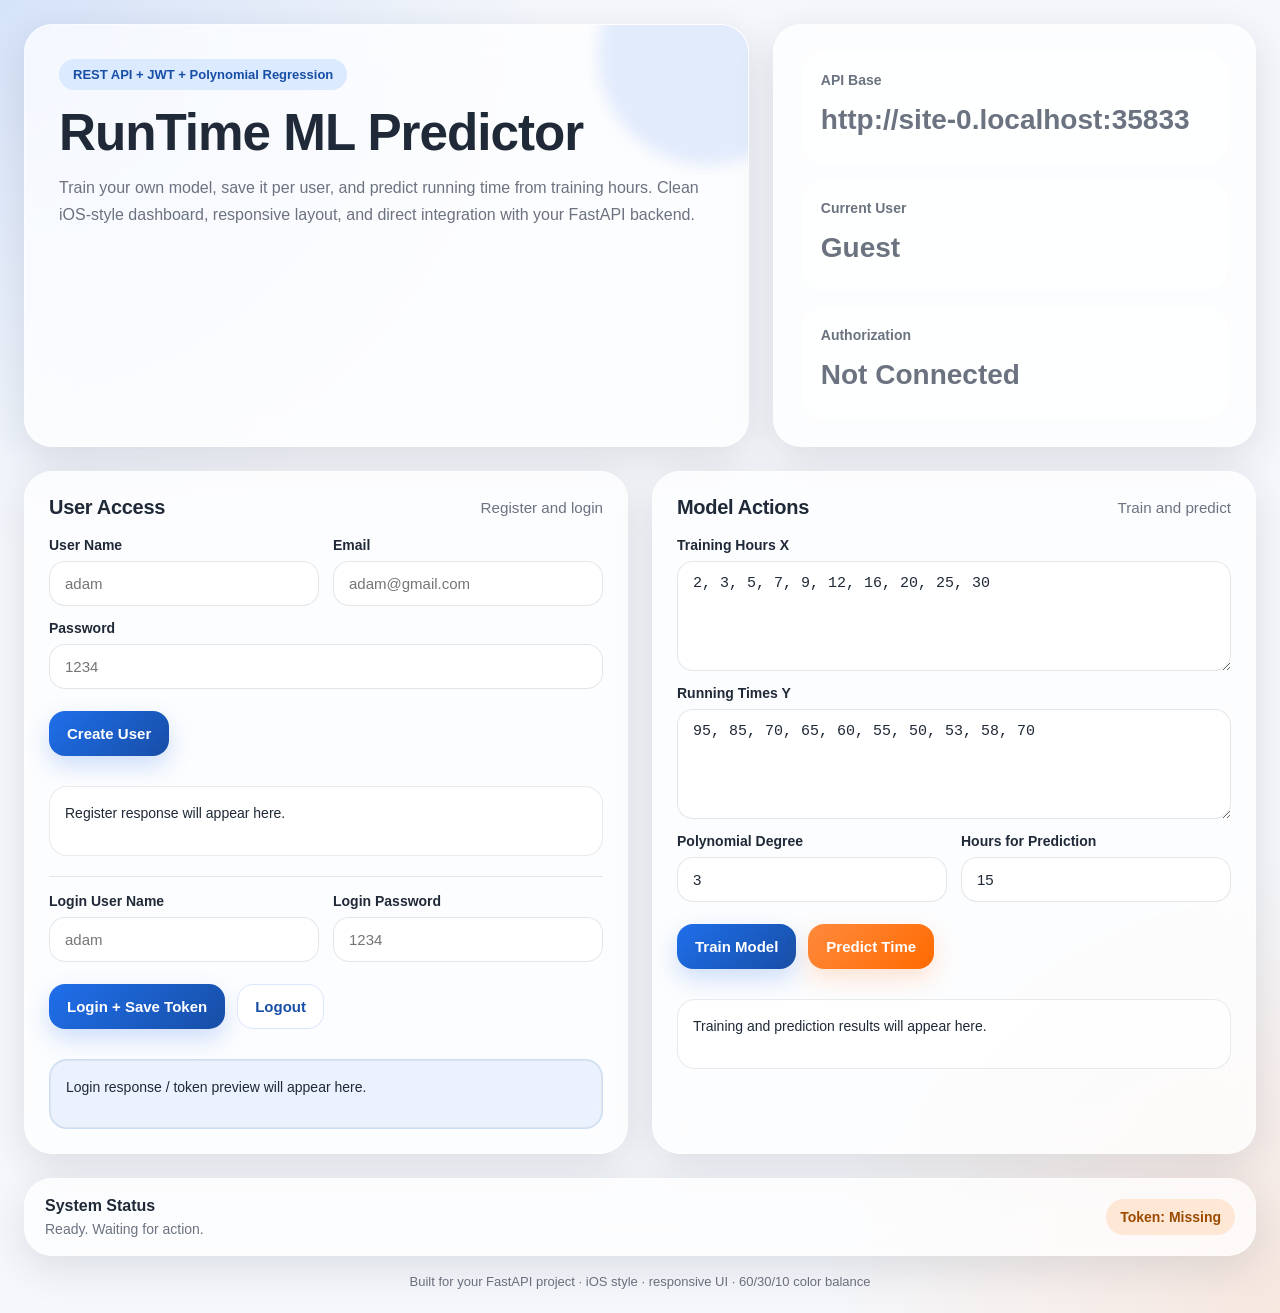
<file: Ml_Rest/index.html>
<!DOCTYPE html>
<html lang="en">
<head>
  <meta charset="UTF-8" />
  <meta name="viewport" content="width=device-width, initial-scale=1.0" />
  <title>RunTime ML Predictor</title>
  <style>
    :root {
      /* 60% */
      --bg-main: #f5f7fb;
      --bg-card: rgba(255, 255, 255, 0.72);
      --bg-soft: #eef2f7;

      /* 30% */
      --primary: #1f6feb;
      --primary-soft: #dbeafe;
      --primary-dark: #174ea6;

      /* 10% */
      --accent: #ff8a3d;
      --accent-soft: #ffe7d6;

      --text-main: #1f2937;
      --text-soft: #6b7280;
      --success: #16a34a;
      --danger: #dc2626;
      --white: #ffffff;
      --border: rgba(255, 255, 255, 0.45);
      --shadow: 0 12px 40px rgba(31, 41, 55, 0.12);
      --radius-xl: 28px;
      --radius-lg: 20px;
      --radius-md: 16px;
      --transition: 0.25s ease;
    }

    * {
      box-sizing: border-box;
      margin: 0;
      padding: 0;
    }

    body {
      font-family: -apple-system, BlinkMacSystemFont, "SF Pro Display", "Segoe UI", Roboto, sans-serif;
      background:
        radial-gradient(circle at top left, rgba(31,111,235,0.15), transparent 30%),
        radial-gradient(circle at bottom right, rgba(255,138,61,0.15), transparent 25%),
        var(--bg-main);
      color: var(--text-main);
      min-height: 100vh;
      padding: 24px;
    }

    .app {
      max-width: 1320px;
      margin: 0 auto;
    }

    .hero {
      display: grid;
      grid-template-columns: 1.2fr 0.8fr;
      gap: 24px;
      margin-bottom: 24px;
    }

    .glass {
      background: var(--bg-card);
      backdrop-filter: blur(18px);
      -webkit-backdrop-filter: blur(18px);
      border: 1px solid var(--border);
      box-shadow: var(--shadow);
      border-radius: var(--radius-xl);
    }

    .hero-left {
      padding: 34px;
      position: relative;
      overflow: hidden;
    }

    .hero-left::before {
      content: "";
      position: absolute;
      width: 220px;
      height: 220px;
      border-radius: 50%;
      background: rgba(31, 111, 235, 0.12);
      top: -80px;
      right: -70px;
      filter: blur(8px);
    }

    .tag {
      display: inline-block;
      background: var(--primary-soft);
      color: var(--primary-dark);
      padding: 8px 14px;
      border-radius: 999px;
      font-size: 13px;
      font-weight: 600;
      margin-bottom: 16px;
    }

    .hero h1 {
      font-size: clamp(2rem, 4vw, 3.5rem);
      line-height: 1.05;
      margin-bottom: 14px;
      letter-spacing: -1px;
    }

    .hero p {
      color: var(--text-soft);
      font-size: 1rem;
      line-height: 1.7;
      max-width: 680px;
    }

    .hero-right {
      padding: 28px;
      display: flex;
      flex-direction: column;
      justify-content: space-between;
      gap: 18px;
    }

    .mini-stat {
      background: rgba(255,255,255,0.65);
      border-radius: var(--radius-lg);
      padding: 18px;
      border: 1px solid rgba(255,255,255,0.55);
    }

    .mini-stat h3 {
      font-size: 14px;
      color: var(--text-soft);
      margin-bottom: 8px;
    }

    .mini-stat p {
      font-size: 28px;
      font-weight: 700;
    }

    .layout {
      display: grid;
      grid-template-columns: 1fr 1fr;
      gap: 24px;
    }

    .panel {
      padding: 24px;
    }

    .panel-header {
      display: flex;
      align-items: center;
      justify-content: space-between;
      margin-bottom: 18px;
    }

    .panel-header h2 {
      font-size: 1.25rem;
      letter-spacing: -0.3px;
    }

    .panel-header span {
      color: var(--text-soft);
      font-size: 0.95rem;
    }

    .form-grid {
      display: grid;
      gap: 14px;
    }

    .form-row-2 {
      display: grid;
      grid-template-columns: 1fr 1fr;
      gap: 14px;
    }

    .field {
      display: flex;
      flex-direction: column;
      gap: 8px;
    }

    .field label {
      font-size: 14px;
      font-weight: 600;
      color: var(--text-main);
    }

    .field input,
    .field textarea {
      width: 100%;
      border: none;
      outline: none;
      padding: 14px 16px;
      border-radius: var(--radius-md);
      background: rgba(255,255,255,0.9);
      color: var(--text-main);
      box-shadow: inset 0 0 0 1px rgba(209,213,219,0.6);
      font-size: 15px;
      transition: var(--transition);
    }

    .field input:focus,
    .field textarea:focus {
      box-shadow:
        inset 0 0 0 2px rgba(31,111,235,0.6),
        0 0 0 4px rgba(31,111,235,0.08);
    }

    .field textarea {
      min-height: 110px;
      resize: vertical;
    }

    .btn-row {
      display: flex;
      flex-wrap: wrap;
      gap: 12px;
      margin-top: 8px;
    }

    button {
      border: none;
      outline: none;
      cursor: pointer;
      border-radius: 16px;
      padding: 14px 18px;
      font-size: 15px;
      font-weight: 700;
      transition: transform var(--transition), box-shadow var(--transition), opacity var(--transition);
    }

    button:hover {
      transform: translateY(-1px);
    }

    button:active {
      transform: translateY(1px) scale(0.99);
    }

    .btn-primary {
      background: linear-gradient(135deg, var(--primary), var(--primary-dark));
      color: var(--white);
      box-shadow: 0 10px 24px rgba(31,111,235,0.22);
    }

    .btn-secondary {
      background: var(--white);
      color: var(--primary-dark);
      box-shadow: inset 0 0 0 1px rgba(31,111,235,0.16);
    }

    .btn-accent {
      background: linear-gradient(135deg, var(--accent), #ff6a00);
      color: var(--white);
      box-shadow: 0 10px 24px rgba(255,138,61,0.22);
    }

    .output {
      margin-top: 16px;
      padding: 16px;
      border-radius: 18px;
      background: rgba(255,255,255,0.7);
      color: var(--text-main);
      box-shadow: inset 0 0 0 1px rgba(209,213,219,0.5);
      white-space: pre-wrap;
      word-break: break-word;
      min-height: 70px;
      line-height: 1.6;
      font-size: 14px;
    }

    .token-box {
      background: rgba(31,111,235,0.08);
      border: 1px solid rgba(31,111,235,0.16);
    }

    .status-bar {
      margin-top: 24px;
      padding: 18px 20px;
      display: flex;
      flex-wrap: wrap;
      gap: 14px;
      align-items: center;
      justify-content: space-between;
    }

    .status-left {
      display: flex;
      flex-direction: column;
      gap: 6px;
    }

    .status-title {
      font-weight: 700;
      font-size: 16px;
    }

    .status-sub {
      color: var(--text-soft);
      font-size: 14px;
    }

    .pill {
      display: inline-flex;
      align-items: center;
      gap: 8px;
      border-radius: 999px;
      padding: 10px 14px;
      font-size: 14px;
      font-weight: 700;
      background: var(--accent-soft);
      color: #9a4b00;
    }

    .success {
      color: var(--success);
      font-weight: 700;
    }

    .error {
      color: var(--danger);
      font-weight: 700;
    }

    .footer-note {
      text-align: center;
      color: var(--text-soft);
      margin-top: 18px;
      font-size: 13px;
    }

    @media (max-width: 980px) {
      .hero {
        grid-template-columns: 1fr;
      }

      .layout {
        grid-template-columns: 1fr;
      }
    }

    @media (max-width: 640px) {
      body {
        padding: 14px;
      }

      .hero-left,
      .hero-right,
      .panel {
        padding: 18px;
      }

      .form-row-2 {
        grid-template-columns: 1fr;
      }

      .btn-row {
        flex-direction: column;
      }

      button {
        width: 100%;
      }
    }
  </style>
</head>
<body>
  <div class="app">
    <section class="hero">
      <div class="hero-left glass">
        <div class="tag">REST API + JWT + Polynomial Regression</div>
        <h1>RunTime ML Predictor</h1>
        <p>
          Train your own model, save it per user, and predict running time from training hours.
          Clean iOS-style dashboard, responsive layout, and direct integration with your FastAPI backend.
        </p>
      </div>

      <div class="hero-right glass">
        <div class="mini-stat">
          <h3>API Base</h3>
          <p id="apiBaseLabel">/</p>
        </div>
        <div class="mini-stat">
          <h3>Current User</h3>
          <p id="currentUserLabel">Guest</p>
        </div>
        <div class="mini-stat">
          <h3>Authorization</h3>
          <p id="authStateLabel">Not Connected</p>
        </div>
      </div>
    </section>

    <section class="layout">
      <div class="panel glass">
        <div class="panel-header">
          <h2>User Access</h2>
          <span>Register and login</span>
        </div>

        <div class="form-grid">
          <div class="form-row-2">
            <div class="field">
              <label for="regUserName">User Name</label>
              <input type="text" id="regUserName" placeholder="adam" />
            </div>

            <div class="field">
              <label for="regEmail">Email</label>
              <input type="email" id="regEmail" placeholder="adam@gmail.com" />
            </div>
          </div>

          <div class="field">
            <label for="regPassword">Password</label>
            <input type="password" id="regPassword" placeholder="1234" />
          </div>

          <div class="btn-row">
            <button class="btn-primary" onclick="registerUser()">Create User</button>
          </div>

          <div class="output" id="registerOutput">Register response will appear here.</div>

          <hr style="border: none; height: 1px; background: rgba(209,213,219,0.6); margin: 6px 0 2px;" />

          <div class="form-row-2">
            <div class="field">
              <label for="loginUserName">Login User Name</label>
              <input type="text" id="loginUserName" placeholder="adam" />
            </div>

            <div class="field">
              <label for="loginPassword">Login Password</label>
              <input type="password" id="loginPassword" placeholder="1234" />
            </div>
          </div>

          <div class="btn-row">
            <button class="btn-primary" onclick="loginUser()">Login + Save Token</button>
            <button class="btn-secondary" onclick="clearToken()">Logout</button>
          </div>

          <div class="output token-box" id="loginOutput">Login response / token preview will appear here.</div>
        </div>
      </div>

      <div class="panel glass">
        <div class="panel-header">
          <h2>Model Actions</h2>
          <span>Train and predict</span>
        </div>

        <div class="form-grid">
          <div class="field">
            <label for="trainX">Training Hours X</label>
            <textarea id="trainX" placeholder="2, 3, 5, 7, 9, 12, 16, 20, 25, 30">2, 3, 5, 7, 9, 12, 16, 20, 25, 30</textarea>
          </div>

          <div class="field">
            <label for="trainY">Running Times Y</label>
            <textarea id="trainY" placeholder="95, 85, 70, 65, 60, 55, 50, 53, 58, 70">95, 85, 70, 65, 60, 55, 50, 53, 58, 70</textarea>
          </div>

          <div class="form-row-2">
            <div class="field">
              <label for="degree">Polynomial Degree</label>
              <input type="number" id="degree" value="3" min="1" max="10" />
            </div>

            <div class="field">
              <label for="predictHours">Hours for Prediction</label>
              <input type="number" id="predictHours" value="15" min="0" step="0.1" />
            </div>
          </div>

          <div class="btn-row">
            <button class="btn-primary" onclick="trainModel()">Train Model</button>
            <button class="btn-accent" onclick="predictModel()">Predict Time</button>
          </div>

          <div class="output" id="mlOutput">Training and prediction results will appear here.</div>
        </div>
      </div>
    </section>

    <section class="status-bar glass">
      <div class="status-left">
        <div class="status-title">System Status</div>
        <div class="status-sub" id="systemStatusText">Ready. Waiting for action.</div>
      </div>

      <div class="pill" id="tokenPill">Token: Missing</div>
    </section>

    <div class="footer-note">
      Built for your FastAPI project · iOS style · responsive UI · 60/30/10 color balance
    </div>
  </div>

  <script>
    const API_BASE = window.location.origin;
    let accessToken = localStorage.getItem("access_token") || "";
    let currentUser = localStorage.getItem("current_user") || "";

    document.getElementById("apiBaseLabel").textContent = API_BASE;
    updateUIState();

    function updateUIState() {
      document.getElementById("currentUserLabel").textContent = currentUser || "Guest";
      document.getElementById("authStateLabel").textContent = accessToken ? "Authorized" : "Not Connected";
      document.getElementById("tokenPill").textContent = accessToken ? "Token: Saved" : "Token: Missing";
      document.getElementById("tokenPill").style.background = accessToken ? "rgba(22,163,74,0.12)" : "var(--accent-soft)";
      document.getElementById("tokenPill").style.color = accessToken ? "var(--success)" : "#9a4b00";
    }

    function setStatus(message, isError = false) {
      const el = document.getElementById("systemStatusText");
      el.textContent = message;
      el.className = isError ? "status-sub error" : "status-sub";
    }

    function pretty(obj) {
      return JSON.stringify(obj, null, 2);
    }

    function parseNumberList(text) {
      return text
        .split(",")
        .map(item => item.trim())
        .filter(item => item !== "")
        .map(Number);
    }

    async function request(path, method = "GET", body = null, useAuth = false) {
      const headers = {
        "Content-Type": "application/json"
      };

      if (useAuth) {
        if (!accessToken) {
          throw new Error("No token found. Please login first.");
        }
        headers["Authorization"] = `Bearer ${accessToken}`;
      }

      const options = {
        method,
        headers
      };

      if (body) {
        options.body = JSON.stringify(body);
      }

      const response = await fetch(`${API_BASE}${path}`, options);

      let data;
      try {
        data = await response.json();
      } catch {
        data = { detail: "Response is not valid JSON" };
      }

      if (!response.ok) {
        throw new Error(data.detail || `HTTP error ${response.status}`);
      }

      return data;
    }

    async function registerUser() {
      const user_name = document.getElementById("regUserName").value.trim();
      const email = document.getElementById("regEmail").value.trim();
      const password = document.getElementById("regPassword").value.trim();

      const output = document.getElementById("registerOutput");

      try {
        if (!user_name || !email || !password) {
          throw new Error("Please fill all register fields.");
        }

        const data = await request("/users", "POST", {
          user_name,
          email,
          password
        });

        output.textContent = pretty(data);
        output.className = "output success";

        document.getElementById("loginUserName").value = user_name;
        document.getElementById("loginPassword").value = password;

        setStatus("User created successfully.");
      } catch (error) {
        output.textContent = error.message;
        output.className = "output error";
        setStatus(error.message, true);
      }
    }

    async function loginUser() {
      const user_name = document.getElementById("loginUserName").value.trim();
      const password = document.getElementById("loginPassword").value.trim();

      const output = document.getElementById("loginOutput");

      try {
        if (!user_name || !password) {
          throw new Error("Please fill all login fields.");
        }

        const data = await request("/auth/login", "POST", {
          user_name,
          password
        });

        accessToken = data.access_token;
        currentUser = user_name;

        localStorage.setItem("access_token", accessToken);
        localStorage.setItem("current_user", currentUser);

        output.textContent = pretty({
          token_type: data.token_type,
          access_token_preview: accessToken.slice(0, 35) + "..."
        });
        output.className = "output success";

        updateUIState();
        setStatus("Login successful. Token saved in localStorage.");
      } catch (error) {
        output.textContent = error.message;
        output.className = "output error";
        setStatus(error.message, true);
      }
    }

    function clearToken() {
      accessToken = "";
      currentUser = "";

      localStorage.removeItem("access_token");
      localStorage.removeItem("current_user");

      document.getElementById("loginOutput").textContent = "Token removed. You are now logged out.";
      document.getElementById("loginOutput").className = "output";
      updateUIState();
      setStatus("Logged out.");
    }

    async function trainModel() {
      const output = document.getElementById("mlOutput");

      try {
        const X = parseNumberList(document.getElementById("trainX").value);
        const Y = parseNumberList(document.getElementById("trainY").value);
        const degree = Number(document.getElementById("degree").value);

        if (X.length === 0 || Y.length === 0) {
          throw new Error("X and Y cannot be empty.");
        }

        if (X.some(num => Number.isNaN(num)) || Y.some(num => Number.isNaN(num))) {
          throw new Error("X and Y must contain valid numbers only.");
        }

        const data = await request("/train", "POST", { X, Y, degree }, true);

        output.textContent = pretty(data);
        output.className = "output success";
        setStatus("Model trained successfully.");
      } catch (error) {
        output.textContent = error.message;
        output.className = "output error";
        setStatus(error.message, true);
      }
    }

    async function predictModel() {
      const output = document.getElementById("mlOutput");

      try {
        const hours = Number(document.getElementById("predictHours").value);

        if (Number.isNaN(hours)) {
          throw new Error("Please enter a valid hours value.");
        }

        const data = await request(`/predict/${hours}`, "GET", null, true);

        output.textContent = pretty(data);
        output.className = "output success";
        setStatus(`Prediction completed for ${hours} hours.`);
      } catch (error) {
        output.textContent = error.message;
        output.className = "output error";
        setStatus(error.message, true);
      }
    }
  </script>
</body>
</html>
</file>
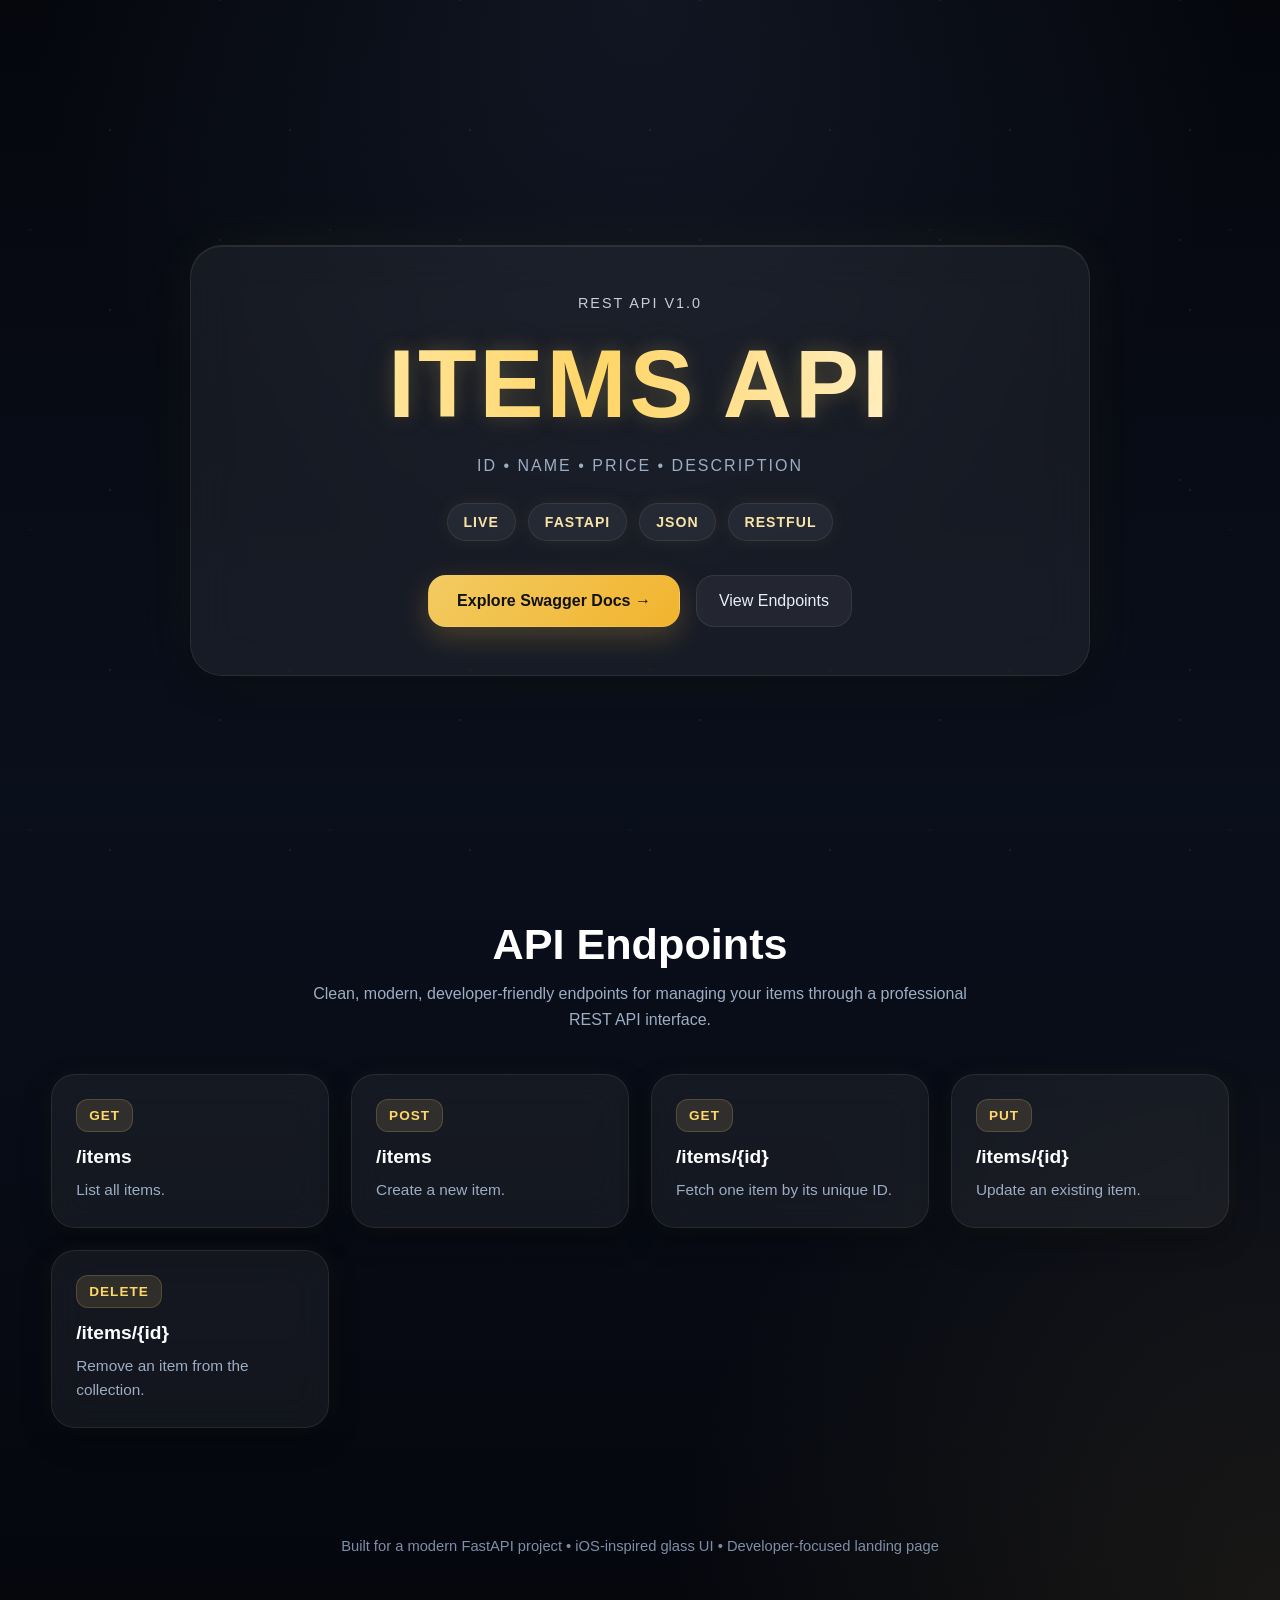
<file: Ml_Rest/templates/index.html>
<!DOCTYPE html>
<html lang="en">
<head>
  <meta charset="UTF-8" />
  <meta name="viewport" content="width=device-width, initial-scale=1.0" />
  <title>ITEMS API</title>
  <style>
    * {
      margin: 0;
      padding: 0;
      box-sizing: border-box;
      font-family: -apple-system, BlinkMacSystemFont, "SF Pro Display", "Segoe UI", sans-serif;
    }

    body {
      background:
        radial-gradient(circle at top, rgba(70, 90, 130, 0.18), transparent 35%),
        radial-gradient(circle at bottom right, rgba(255, 215, 120, 0.08), transparent 30%),
        linear-gradient(180deg, #05070d 0%, #0a0f1c 50%, #05070d 100%);
      color: #f5f7fa;
      min-height: 100vh;
      overflow-x: hidden;
      position: relative;
    }

    /* glowing background particles */
    body::before,
    body::after {
      content: "";
      position: fixed;
      inset: 0;
      pointer-events: none;
      z-index: 0;
    }

    body::before {
      background-image:
        radial-gradient(circle, rgba(255, 214, 102, 0.18) 1px, transparent 1px),
        radial-gradient(circle, rgba(255, 255, 255, 0.12) 1px, transparent 1px),
        radial-gradient(circle, rgba(104, 187, 255, 0.12) 1px, transparent 1px);
      background-size: 180px 180px, 240px 240px, 300px 300px;
      background-position: 20px 40px, 100px 120px, 180px 80px;
      opacity: 0.45;
    }

    .container {
      width: min(1200px, 92%);
      margin: 0 auto;
      position: relative;
      z-index: 1;
    }

    .hero {
      min-height: 100vh;
      display: flex;
      align-items: center;
      justify-content: center;
      text-align: center;
      padding: 60px 0 40px;
    }

    .hero-box {
      width: 100%;
      max-width: 900px;
      padding: 48px 28px;
      border-radius: 32px;
      background: rgba(255, 255, 255, 0.06);
      backdrop-filter: blur(24px);
      -webkit-backdrop-filter: blur(24px);
      border: 1px solid rgba(255, 255, 255, 0.08);
      box-shadow:
        0 10px 30px rgba(0, 0, 0, 0.35),
        0 0 60px rgba(255, 215, 120, 0.06),
        inset 0 1px 0 rgba(255, 255, 255, 0.08);
    }

    .version {
      display: inline-block;
      font-size: 0.9rem;
      color: #c5cfdd;
      letter-spacing: 2px;
      text-transform: uppercase;
      margin-bottom: 18px;
    }

    .title {
      font-size: clamp(3rem, 8vw, 6rem);
      font-weight: 800;
      letter-spacing: 3px;
      background: linear-gradient(90deg, #fff2c8 0%, #ffd76a 45%, #ffffff 100%);
      -webkit-background-clip: text;
      -webkit-text-fill-color: transparent;
      text-shadow:
        0 0 20px rgba(255, 215, 106, 0.18),
        0 0 40px rgba(255, 215, 106, 0.08);
      margin-bottom: 18px;
    }

    .meta {
      color: #9dadc4;
      font-size: 1rem;
      letter-spacing: 2px;
      margin-bottom: 28px;
    }

    .badges {
      display: flex;
      flex-wrap: wrap;
      justify-content: center;
      gap: 12px;
      margin-bottom: 34px;
    }

    .badge {
      padding: 10px 16px;
      border-radius: 999px;
      background: rgba(255, 255, 255, 0.06);
      border: 1px solid rgba(255, 255, 255, 0.08);
      color: #f8e4a8;
      font-size: 0.88rem;
      font-weight: 600;
      letter-spacing: 1px;
      box-shadow: 0 0 18px rgba(255, 215, 120, 0.08);
    }

    .hero-buttons {
      display: flex;
      justify-content: center;
      gap: 16px;
      flex-wrap: wrap;
    }

    .primary-btn {
      display: inline-flex;
      align-items: center;
      justify-content: center;
      gap: 10px;
      padding: 16px 28px;
      border-radius: 18px;
      border: 1px solid rgba(255, 255, 255, 0.08);
      background: linear-gradient(135deg, rgba(255, 214, 102, 0.95), rgba(255, 189, 46, 0.95));
      color: #111;
      text-decoration: none;
      font-weight: 700;
      font-size: 1rem;
      transition: all 0.25s ease;
      box-shadow: 0 10px 30px rgba(255, 199, 71, 0.22);
    }

    .primary-btn:hover {
      transform: translateY(-2px) scale(1.01);
      box-shadow: 0 16px 36px rgba(255, 199, 71, 0.30);
    }

    .secondary-btn {
      display: inline-flex;
      align-items: center;
      justify-content: center;
      padding: 16px 22px;
      border-radius: 18px;
      text-decoration: none;
      color: #e8eef9;
      background: rgba(255, 255, 255, 0.05);
      border: 1px solid rgba(255, 255, 255, 0.08);
      transition: all 0.25s ease;
    }

    .secondary-btn:hover {
      background: rgba(255, 255, 255, 0.08);
      transform: translateY(-2px);
    }

    .section {
      padding: 20px 0 80px;
    }

    .section-title {
      font-size: clamp(1.8rem, 4vw, 2.7rem);
      text-align: center;
      margin-bottom: 12px;
      color: #ffffff;
    }

    .section-subtitle {
      text-align: center;
      color: #9dadc4;
      max-width: 700px;
      margin: 0 auto 42px;
      line-height: 1.6;
    }

    .cards {
      display: grid;
      grid-template-columns: repeat(auto-fit, minmax(240px, 1fr));
      gap: 22px;
    }

    .card {
      border-radius: 24px;
      padding: 24px;
      background: rgba(255, 255, 255, 0.055);
      border: 1px solid rgba(255, 255, 255, 0.08);
      backdrop-filter: blur(18px);
      -webkit-backdrop-filter: blur(18px);
      box-shadow:
        0 12px 30px rgba(0, 0, 0, 0.28),
        0 0 22px rgba(255, 215, 120, 0.05);
      transition: transform 0.25s ease, box-shadow 0.25s ease, border-color 0.25s ease;
    }

    .card:hover {
      transform: translateY(-6px);
      border-color: rgba(255, 215, 120, 0.22);
      box-shadow:
        0 18px 34px rgba(0, 0, 0, 0.35),
        0 0 30px rgba(255, 215, 120, 0.10);
    }

    .endpoint-method {
      display: inline-block;
      padding: 8px 12px;
      border-radius: 12px;
      margin-bottom: 14px;
      font-size: 0.85rem;
      font-weight: 700;
      letter-spacing: 1px;
      background: rgba(255, 215, 120, 0.12);
      color: #ffd76a;
      border: 1px solid rgba(255, 215, 120, 0.18);
    }

    .endpoint-path {
      font-size: 1.2rem;
      font-weight: 700;
      color: #ffffff;
      margin-bottom: 10px;
      word-break: break-word;
    }

    .endpoint-description {
      color: #9dadc4;
      line-height: 1.6;
      font-size: 0.96rem;
    }

    .footer {
      padding: 30px 0 50px;
      text-align: center;
      color: #7f8ea8;
      font-size: 0.92rem;
    }

    @media (max-width: 768px) {
      .hero {
        padding-top: 40px;
      }

      .hero-box {
        padding: 36px 20px;
        border-radius: 24px;
      }

      .meta {
        font-size: 0.9rem;
        line-height: 1.6;
      }

      .primary-btn,
      .secondary-btn {
        width: 100%;
      }

      .hero-buttons {
        flex-direction: column;
      }
    }
  </style>
</head>
<body>

  <div class="container">
    <section class="hero">
      <div class="hero-box">
        <div class="version">REST API v1.0</div>
        <h1 class="title">ITEMS API</h1>
        <p class="meta">ID • NAME • PRICE • DESCRIPTION</p>

        <div class="badges">
          <span class="badge">LIVE</span>
          <span class="badge">FASTAPI</span>
          <span class="badge">JSON</span>
          <span class="badge">RESTFUL</span>
        </div>

        <div class="hero-buttons">
          <a class="primary-btn" href="http://127.0.0.1:8000/docs" target="_blank">
            Explore Swagger Docs →
          </a>
          <a class="secondary-btn" href="#endpoints">
            View Endpoints
          </a>
        </div>
      </div>
    </section>

    <section class="section" id="endpoints">
      <h2 class="section-title">API Endpoints</h2>
      <p class="section-subtitle">
        Clean, modern, developer-friendly endpoints for managing your items through a professional REST API interface.
      </p>

      <div class="cards">
        <div class="card">
          <div class="endpoint-method">GET</div>
          <div class="endpoint-path">/items</div>
          <p class="endpoint-description">List all items.</p>
        </div>

        <div class="card">
          <div class="endpoint-method">POST</div>
          <div class="endpoint-path">/items</div>
          <p class="endpoint-description">Create a new item.</p>
        </div>

        <div class="card">
          <div class="endpoint-method">GET</div>
          <div class="endpoint-path">/items/{id}</div>
          <p class="endpoint-description">Fetch one item by its unique ID.</p>
        </div>

        <div class="card">
          <div class="endpoint-method">PUT</div>
          <div class="endpoint-path">/items/{id}</div>
          <p class="endpoint-description">Update an existing item.</p>
        </div>

        <div class="card">
          <div class="endpoint-method">DELETE</div>
          <div class="endpoint-path">/items/{id}</div>
          <p class="endpoint-description">Remove an item from the collection.</p>
        </div>
      </div>
    </section>

    <footer class="footer">
      Built for a modern FastAPI project • iOS-inspired glass UI • Developer-focused landing page
    </footer>
  </div>

  <script>
    document.querySelectorAll('a[href^="#"]').forEach(link => {
      link.addEventListener("click", function(e) {
        e.preventDefault();
        const target = document.querySelector(this.getAttribute("href"));
        if (target) {
          target.scrollIntoView({ behavior: "smooth" });
        }
      });
    });
  </script>

</body>
</html>
</file>
